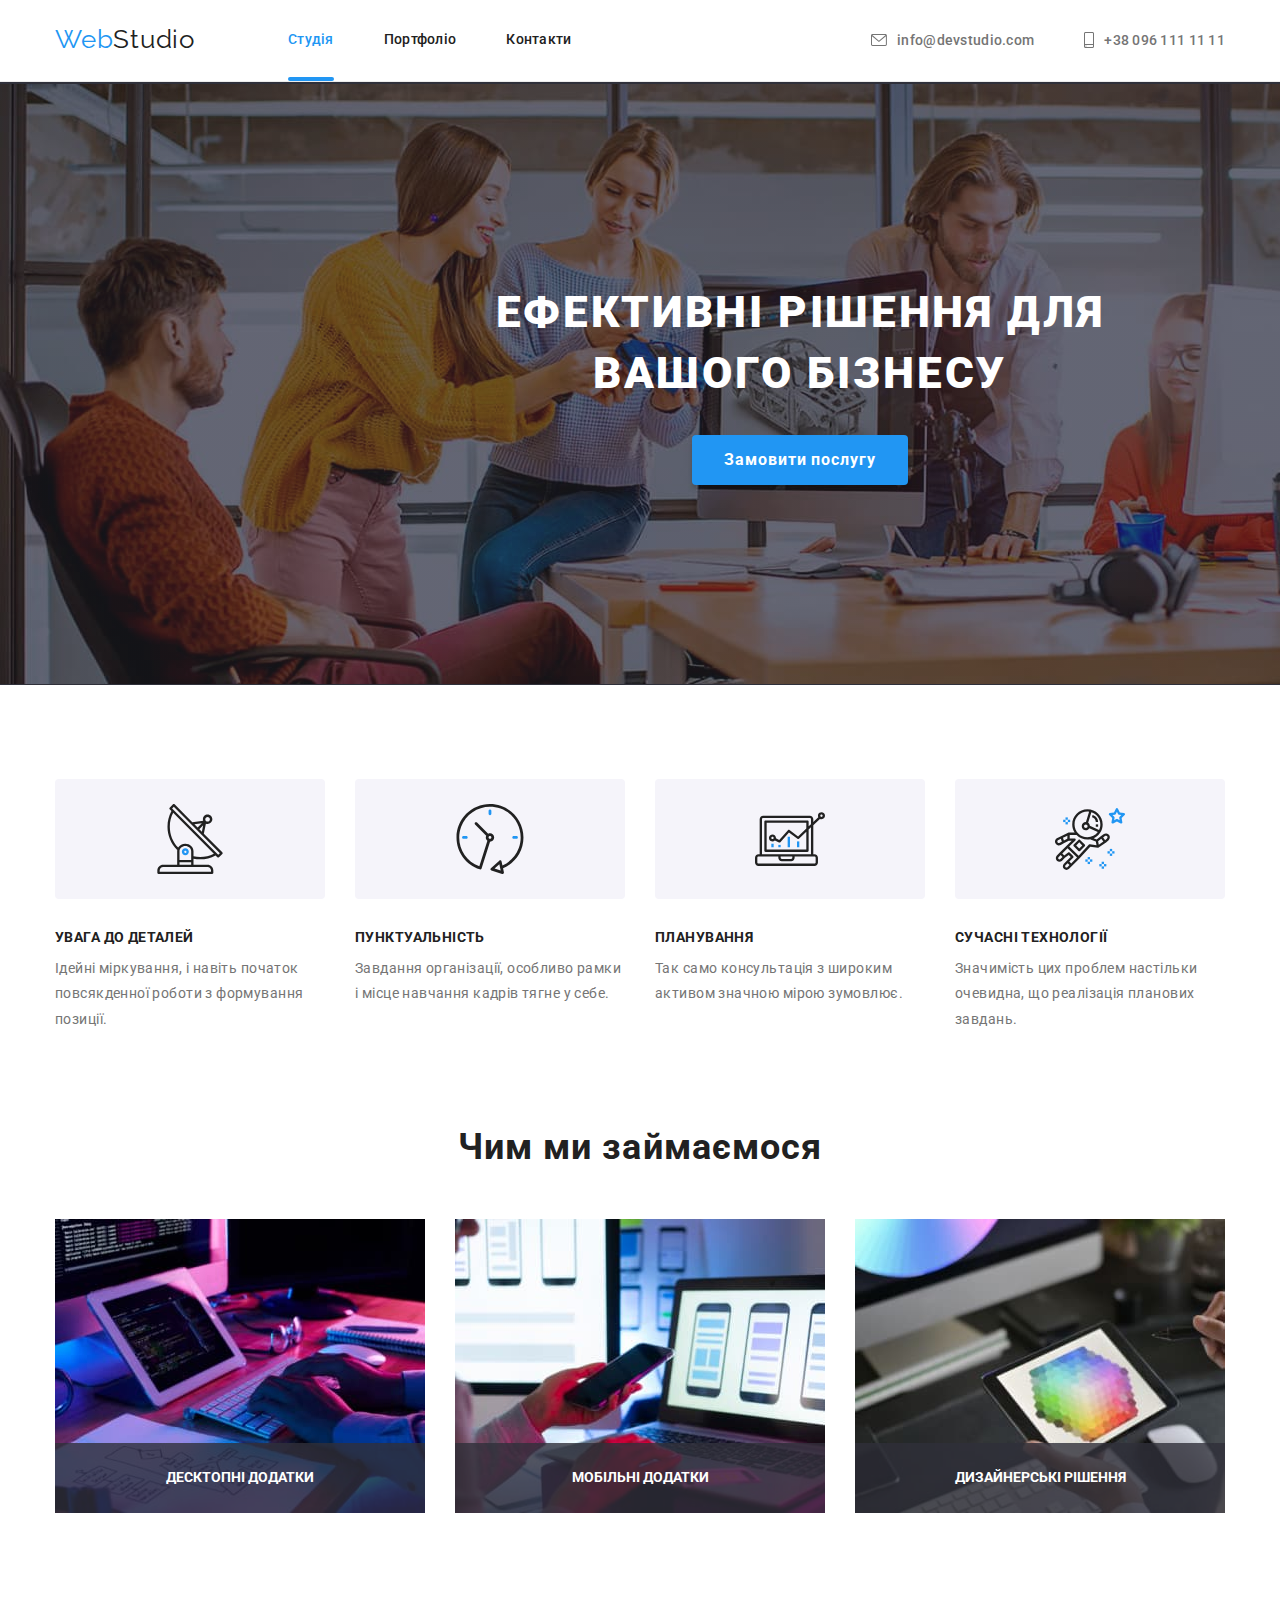
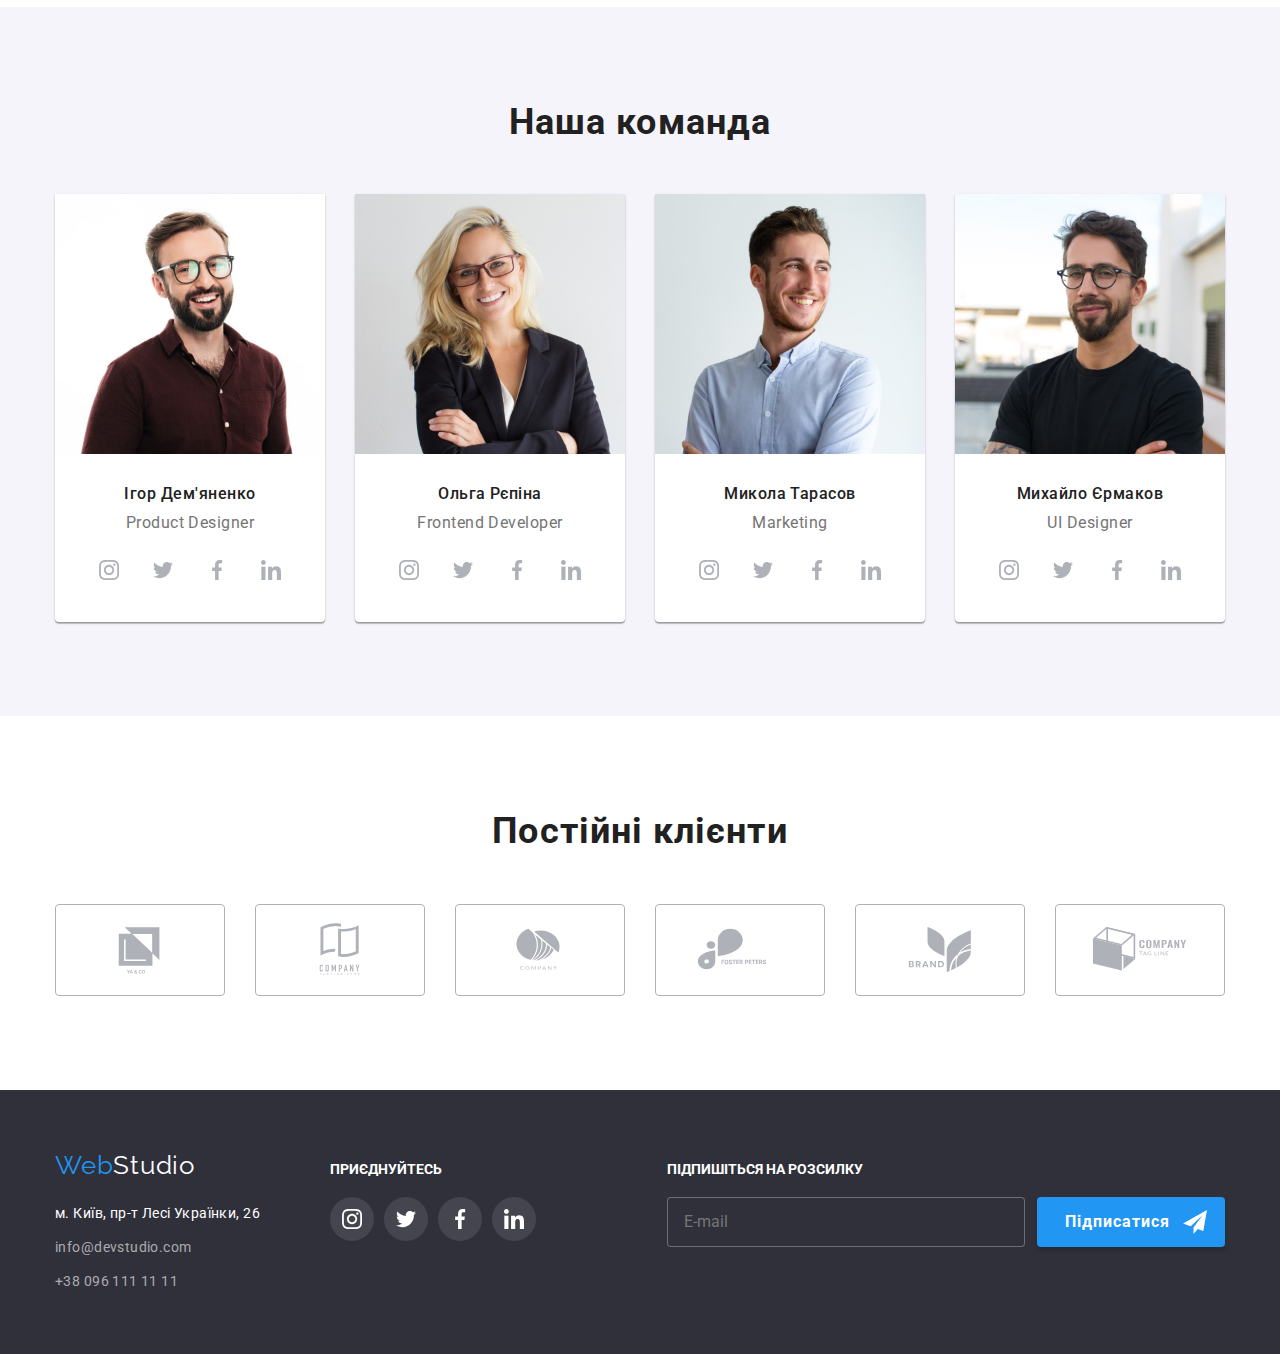
<file: index.html>
<!DOCTYPE html>
<html lang="uk">
<head>
    <meta charset="UTF-8">
    <meta http-equiv="X-UA-Compatible" content="IE=edge">
    <meta name="viewport" content="width=device-width, initial-scale=1.0">
    <title>Document</title>
    <link rel="preconnect" href="https://fonts.googleapis.com">
    <link rel="preconnect" href="https://fonts.gstatic.com" crossorigin>
    <link href="https://fonts.googleapis.com/css2?family=Raleway:wght@700&family=Roboto:wght@400;500;700;900&display=swap" rel="stylesheet">
    <link rel="stylesheet" href="https://cdnjs.cloudflare.com/ajax/libs/modern-normalize/1.1.0/modern-normalize.min.css">
    <link rel="stylesheet" href="./css/main.min.css"/>
    
</head>

<body class="page">

<header class="page-header">

    <div class="container page-header__container">


        <a href="./index.html" class="logo logo-header">
            Web<span class="logo logo-black ">Studio</span>
        </a>

    <nav>
        
        <ul class="page-navigation">
            <li class="page-navigation__item"><a href="#hero"  class="link link-current page-navigation__link">Студія</a></li>
            <li class="page-navigation__item"><a href="./portfolio.html"  class="link page-navigation__link">Портфоліо</a></li>
            <li class="page-navigation__item"><a href="#" class="link page-navigation__link" >Контакти</a></li>
        </ul>
    </nav>

        <ul class="page-contacts">
            <li class="page-contacts__item">
                <a class="page-contacts__link link" href=mailto:info@devstudio.com><svg class="page-contacts__icon" width="16" height="12"><use href="./images/icons.svg#icon-envelope"></use></svg>info@devstudio.com</a>
            </li>
            
            <li class="page-contacts__item">
                <a class="page-contacts__link link" href=tel:+380961111111><svg class="page-contacts__icon" width="10" height="16"><use href="./images/icons.svg#icon-smartphone"></use></svg>+38 096 111 11 11</a>
            </li>
        </ul>
    
    </div>

</header>

<main>


    <section id="hero" class="section section-hero">

        <div class="container section-hero__container">
            <h1 class="section-hero__title">Ефективні рішення для вашого бізнесу</h1>
            <button data-modal-open class="main-button main-button-hero" type="button">Замовити послугу</button>
        </div>
       
    </section>

   

    <section class="section">

        <div class="container">
        <h2 class="section-title visually-hidden">Наші переваги</h2>

        <ul class="section-list">

            <li class="section-list__item">
                <div class="section-list__item-bg">
                <svg width="70" height="70"><use href="./images/icons.svg#icon-antenna"></use></svg>
                </div>
                <h3 class="section-list__subtitle">УВАГА ДО ДЕТАЛЕЙ</h3>
                <p class="section-list__text">Ідейні міркування, і навіть початок повсякденної роботи з формування позиції.</p>
            </li>

            <li class="section-list__item">
                <div class="section-list__item-bg">
                <svg width="70" height="70"><use href="./images/icons.svg#icon-clock"></use></svg>
                </div>
                <h3 class="section-list__subtitle">ПУНКТУАЛЬНІСТЬ</h3>
                <p class="section-list__text">Завдання організації, особливо рамки і місце навчання кадрів тягне у себе.</p>
            </li>

            <li class="section-list__item">
                <div class="section-list__item-bg">
                <svg width="70" height="70"><use href="./images/icons.svg#icon-diagram"></use></svg>
                </div>
                <h3 class="section-list__subtitle">ПЛАНУВАННЯ</h3>
                <p class="section-list__text">Так само консультація з широким активом значною мірою зумовлює.</p>
            </li>

            <li class="section-list__item">
                <div class="section-list__item-bg">
                <svg width="70" height="70"><use href="./images/icons.svg#icon-astronaut"></use></svg>
                </div>
                <h3 class="section-list__subtitle">СУЧАСНІ ТЕХНОЛОГІЇ</h3>
                <p class="section-list__text">Значимість цих проблем настільки очевидна, що реалізація планових завдань.</p>
            </li>
        </ul>
    </div>
    </section>


    <section class="section section-works">

        <div class="container">
        <h2 class="section-title section-title__works">Чим ми займаємося</h2>
        
        <div class="section-works__container">
        <ul class="section-list works-list">

            <li class="works-list__item">
                <img  src="./images/im1.jpg" width="370" alt="вестка" /> 
                <div class="overlay-works">
                    <p class="section-works__subtitle">Десктопні додатки</p>
                </div>
            </li>

            <li class="works-list__item">
                <img src="./images/im2.jpg" width="370" alt="фронтенд" />
                <div class="overlay-works">
                    <p class="section-works__subtitle">Мобільні додатки</p>
                </div>
            </li>

            <li class="works-list__item">
                <img src="./images/im3.jpg" width="370" alt="розробка візуальної частини" />
                <div class="overlay-works">
                    <p class="section-works__subtitle">Дизайнерські рішення</p>
                </div>
            </li>
        </ul>
    </div>
    </div>
    </section>
    

    <section class="section section-bg">
        <div class="container">
        <h2 class="section-title">Наша команда</h2>

        <ul class="section-list team-list">

            <li class="team-list__card">
                
                <img src="./images/igor.jpg" width="270" alt="Ігор Дем'яненко" />
                    <h3 class="team-list__subtitle">Ігор Дем'яненко</h3>
                    <p lang="en" class="team-list__text">Product Designer</p>
                
                    <ul class="social-list social-list-team">
                    <li class="social-list__icon">
                        <a class="social-icon social-icon-team" href="#">
                            <svg class="icon" width="20" height="20">
                                <use href="./images/icons.svg#icon-instagram"></use>
                            </svg>
                        </a>
                        
                    </li>

                    <li class="social-list__icon">
                        <a class="social-icon social-icon-team" href="#">
                            <svg class="icon" width="20" height="20">
                                <use href="./images/icons.svg#icon-twitter"></use>
                            </svg>
                        </a>
                    </li>

                    <li class="social-list__icon">
                        <a class="social-icon social-icon-team" href="#">
                            <svg class="icon" width="20" height="20">
                                <use href="./images/icons.svg#icon-facebook"></use>
                            </svg>
                        </a>
                    </li>

                    <li class="social-list__icon">
                        <a class="social-icon social-icon-team" href="#">
                            <svg class="icon" width="20" height="20">
                                <use href="./images/icons.svg#icon-linkedin"></use>
                            </svg>
                        </a>
                    </li>

                </ul>
               
            </li>

            <li class="team-list__card">
                <img src="./images/olga.jpg" width="270" alt="Ольга Рєпіна" />

                
                    <h3 class="team-list__subtitle">Ольга Рєпіна</h3>
                    <p lang="en" class="team-list__text">Frontend Developer</p>
                 
                    <ul class="social-list social-list-team">
                        <li class="social-list__icon">
                            <a class="social-icon social-icon-team" href="#">
                                <svg class="icon" width="20" height="20">
                                    <use href="./images/icons.svg#icon-instagram"></use>
                                </svg>
                            </a>
                            
                        </li>
    
                        <li class="social-list__icon">
                            <a class="social-icon social-icon-team" href="#">
                                <svg class="icon" width="20" height="20">
                                    <use href="./images/icons.svg#icon-twitter"></use>
                                </svg>
                            </a>
                        </li>
    
                        <li class="social-list__icon">
                            <a class="social-icon social-icon-team" href="#">
                                <svg class="icon" width="20" height="20">
                                    <use href="./images/icons.svg#icon-facebook"></use>
                                </svg>
                            </a>
                        </li>
    
                        <li class="social-list__icon">
                            <a class="social-icon social-icon-team" href="#">
                                <svg class="icon" width="20" height="20">
                                    <use href="./images/icons.svg#icon-linkedin"></use>
                                </svg>
                            </a>
                        </li>
    
                    </ul>
                 
                
               
            </li>

            <li class="team-list__card">
                <img src="./images/mykola.jpg" width="270" alt="Микола Тарасов" />
                
                    <h3 class="team-list__subtitle">Микола Тарасов</h3>
                    <p lang="en" class="team-list__text">Marketing</p>

                    <ul class="social-list social-list-team">
                        <li class="social-list__icon">
                            <a class="social-icon social-icon-team" href="#">
                                <svg class="icon" width="20" height="20">
                                    <use href="./images/icons.svg#icon-instagram"></use>
                                </svg>
                            </a>
                            
                        </li>
    
                        <li class="social-list__icon">
                            <a class="social-icon social-icon-team" href="#">
                                <svg class="icon" width="20" height="20">
                                    <use href="./images/icons.svg#icon-twitter"></use>
                                </svg>
                            </a>
                        </li>
    
                        <li class="social-list__icon">
                            <a class="social-icon social-icon-team" href="#">
                                <svg class="icon" width="20" height="20">
                                    <use href="./images/icons.svg#icon-facebook"></use>
                                </svg>
                            </a>
                        </li>
    
                        <li class="social-list__icon">
                            <a class="social-icon social-icon-team" href="#">
                                <svg class="icon" width="20" height="20">
                                    <use href="./images/icons.svg#icon-linkedin"></use>
                                </svg>
                            </a>
                        </li>
    
                    </ul>

             
            </li>

            <li class="team-list__card">
                <img src="./images/mykhailo.jpg" width="270" alt="Михайло Єрмаков" />
               
                    <h3 class="team-list__subtitle">Михайло Єрмаков</h3>
                    <p lang="en" class="team-list__text">UI Designer</p>

                    <ul class="social-list social-list-team">
                        <li class="social-list__icon">
                            <a class="social-icon social-icon-team" href="#">
                                <svg class="icon" width="20" height="20">
                                    <use href="./images/icons.svg#icon-instagram"></use>
                                </svg>
                            </a>
                            
                        </li>
    
                        <li class="social-list__icon">
                            <a class="social-icon social-icon-team" href="#">
                                <svg class="icon" width="20" height="20">
                                    <use href="./images/icons.svg#icon-twitter"></use>
                                </svg>
                            </a>
                        </li>
    
                        <li class="social-list__icon">
                            <a class="social-icon social-icon-team" href="#">
                                <svg class="icon" width="20" height="20">
                                    <use href="./images/icons.svg#icon-facebook"></use>
                                </svg>
                            </a>
                        </li>
    
                        <li class="social-list__icon">
                            <a class="social-icon social-icon-team" href="#">
                                <svg class="icon" width="20" height="20">
                                    <use href="./images/icons.svg#icon-linkedin"></use>
                                </svg>
                            </a>
                        </li>
    
                    </ul>

              
            </li>

        </ul>

    </div>
    </section>


    <section class="section">
        <div class="container">
            <h2 class="section-title title-client">Постійні клієнти</h2>
            
            <ul class="section-list list-client">

                <li>
                    <a class="list-client__item" href="#">
                        <svg class="list-client__icon" width="106" height="60">
                            <use href="./images/icons.svg#icon-Logo"></use>
                        </svg>
                    </a>
                </li>

                <li>
                    <a class="list-client__item" href="#">
                        <svg class="list-client__icon" width="106" height="60">
                            <use href="./images/icons.svg#icon-Logo1"></use>
                        </svg>
                    </a>
                </li>

                <li>
                    <a class="list-client__item" href="#">
                        <svg class="list-client__icon" width="106" height="60">
                            <use href="./images/icons.svg#icon-Logo2"></use>
                        </svg>
                    </a>
                </li>

                <li>
                    <a class="list-client__item" href="#">
                        <svg class="list-client__icon" width="106" height="60">
                            <use href="./images/icons.svg#icon-Logo3"></use>
                        </svg>
                    </a>
                </li>

                <li>
                    <a class="list-client__item" href="#">
                        <svg class="list-client__icon" width="106" height="60">
                            <use href="./images/icons.svg#icon-Logo4"></use>
                        </svg>
                    </a>
                </li>

                <li>
                    <a class="list-client__item" href="#">
                        <svg class="list-client__icon" width="106" height="60">
                            <use href="./images/icons.svg#icon-Logo5"></use>
                        </svg>
                    </a>
                </li>

            </ul>

        </div>
    </section>


</main>


<footer class="page-footer"> 
    <div class="container">

        <div class="page-footer__container">
        <div class="page-footer__address">
        
        <div class="page-footer__logo">
    <a class="logo" href="./index.html"> 
        Web<span class="logo-blue">Studio</span>
    </a>
        </div>

 
    <address>
        <ul class="contacts-footer">
    <li class="contacts-footer__item"><a class="contacts-footer__address link" href="https://www.google.com/maps/place/%D0%B1%D1%83%D0%BB.+%D0%9B%D0%B5%D1%81%D0%B8+%D0%A3%D0%BA%D1%80%D0%B0%D0%B8%D0%BD%D0%BA%D0%B8,+26,+%D0%9A%D0%B8%D0%B5%D0%B2,+%D0%A3%D0%BA%D1%80%D0%B0%D0%B8%D0%BD%D0%B0,+02000/@50.4265841,30.5361971,17z/data=!3m1!4b1!4m5!3m4!1s0x40d4cf0e033ecbe9:0x57a4dffefec77da0!8m2!3d50.4265807!4d30.5383859" target="_blank"  rel="noopener noreferrer" >м. Київ, пр-т Лесі Українки, 26</a></li>
    <li class="contacts-footer__item"><a class="contacts-footer__post link" href=mailto:info@devstudio.com>info@devstudio.com</a></li>
    <li class="contacts-footer__item"><a class="contacts-footer__phone link" href=tel:+380961111111>+38 096 111 11 11</a></li>
  </ul>
    </address>
</div>
   

    <div class="footer-social">
        <p class="page-footer__subtitle">Приєднуйтесь</p>
        
        <ul class="social-list social-footer">
            <li>
                <a class="social-icon social-icon-footer" href="#">
                    <svg class="icon" width="20" height="20">
                        <use href="./images/icons.svg#icon-instagram"></use>
                    </svg>
                </a>
                
            </li>

            <li>
                <a class="social-icon social-icon-footer" href="#">
                    <svg class="icon" width="20" height="20">
                        <use href="./images/icons.svg#icon-twitter"></use>
                    </svg>
                </a>
            </li>

            <li>
                <a class="social-icon social-icon-footer" href="#">
                    <svg class="icon" width="20" height="20">
                        <use href="./images/icons.svg#icon-facebook"></use>
                    </svg>
                </a>
            </li>

            <li>
                <a class="social-icon social-icon-footer" href="#">
                    <svg class="icon" width="20" height="20">
                        <use href="./images/icons.svg#icon-linkedin"></use>
                    </svg>
                </a>
            </li>

        </ul>
    </div>
        


    <div class="submit-container">
        <p class="page-footer__subtitle">Підпишіться на розсилку</p>
    <form class="send-email">
        <label >
            <input class="input-email" type="email" name="email" id="user_email" placeholder="E-mail"/>
        </label>
        <button type="submit" class="main-button button-footer" >Підписатися
            <svg class="submit-icon" width="24" height="24"><use href="./images/icons.svg#icon-icon-send"></use></svg>
        </button>
    </form>
    </div>

    
        </div>
    </div>   
</footer>

       
<div data-modal class="backdrop is-hidden">
    <div class="modal">
        <button data-modal-close class="modal-button"><svg class="icon-modal" width="18" height="18"><use href="./images/icons.svg#icon-close"></use></svg></button>
    
        <p class="form-title">Залиште свої дані, ми вам передзвонимо</p>

        <form class="form">
            

            <div class="form-field">
                <label class="form-label" for="name">Ім'я</label>
                <input class="modal-input" type="text" name="username" id="name"/>
                <svg class="icon-input" width="18" height="18"><use href="./images/icons.svg#icon-person"></use></svg>
            </div>

           <div class="form-field">
                <label class="form-label" for="number">Телефон</label>
                <input class="modal-input" type="tel" name="phone-number" id="number" />
                <svg class="icon-input" width="18" height="18"><use href="./images/icons.svg#icon-phone-form"></use></svg>
            </div>

            <div class="form-field">
                <label class="form-label" for="mail">Пошта</label>
                <input class="modal-input"  type="email" name="email" id="mail"/>
                <svg class="icon-input" width="18" height="18"><use href="./images/icons.svg#icon-email-form"></use></svg>
            </div>

            <div class="form-field">
                <label class="form-label" for="comment">Коментар</label>
                <textarea class="modal-input" name="feedback" rows="7" placeholder="Введіть текст" id="comment"></textarea>
            </div>

        
            <label class="checkbox-wrapper">
                <input
                  name="user_policy"
                  required
                  type="checkbox"
                  class="form-checkbox visually-hidden"
                />
                <svg class="custom-checkbox" width="16" height="16">
                  <use class="checkbox-icon" href="./images/icons.svg#icon-ok"></use>
                </svg>
                Погоджуюся з розсилкою та приймаю&nbsp;<a href="#" class="checkbox-link">Умови договору</a>
              </label>

              <button class="main-button button-form" type="submit">Відправити</button>

        </form>

    </div>
</div>




<script src="./js/modal.js"></script>


</body>
</html>
</file>
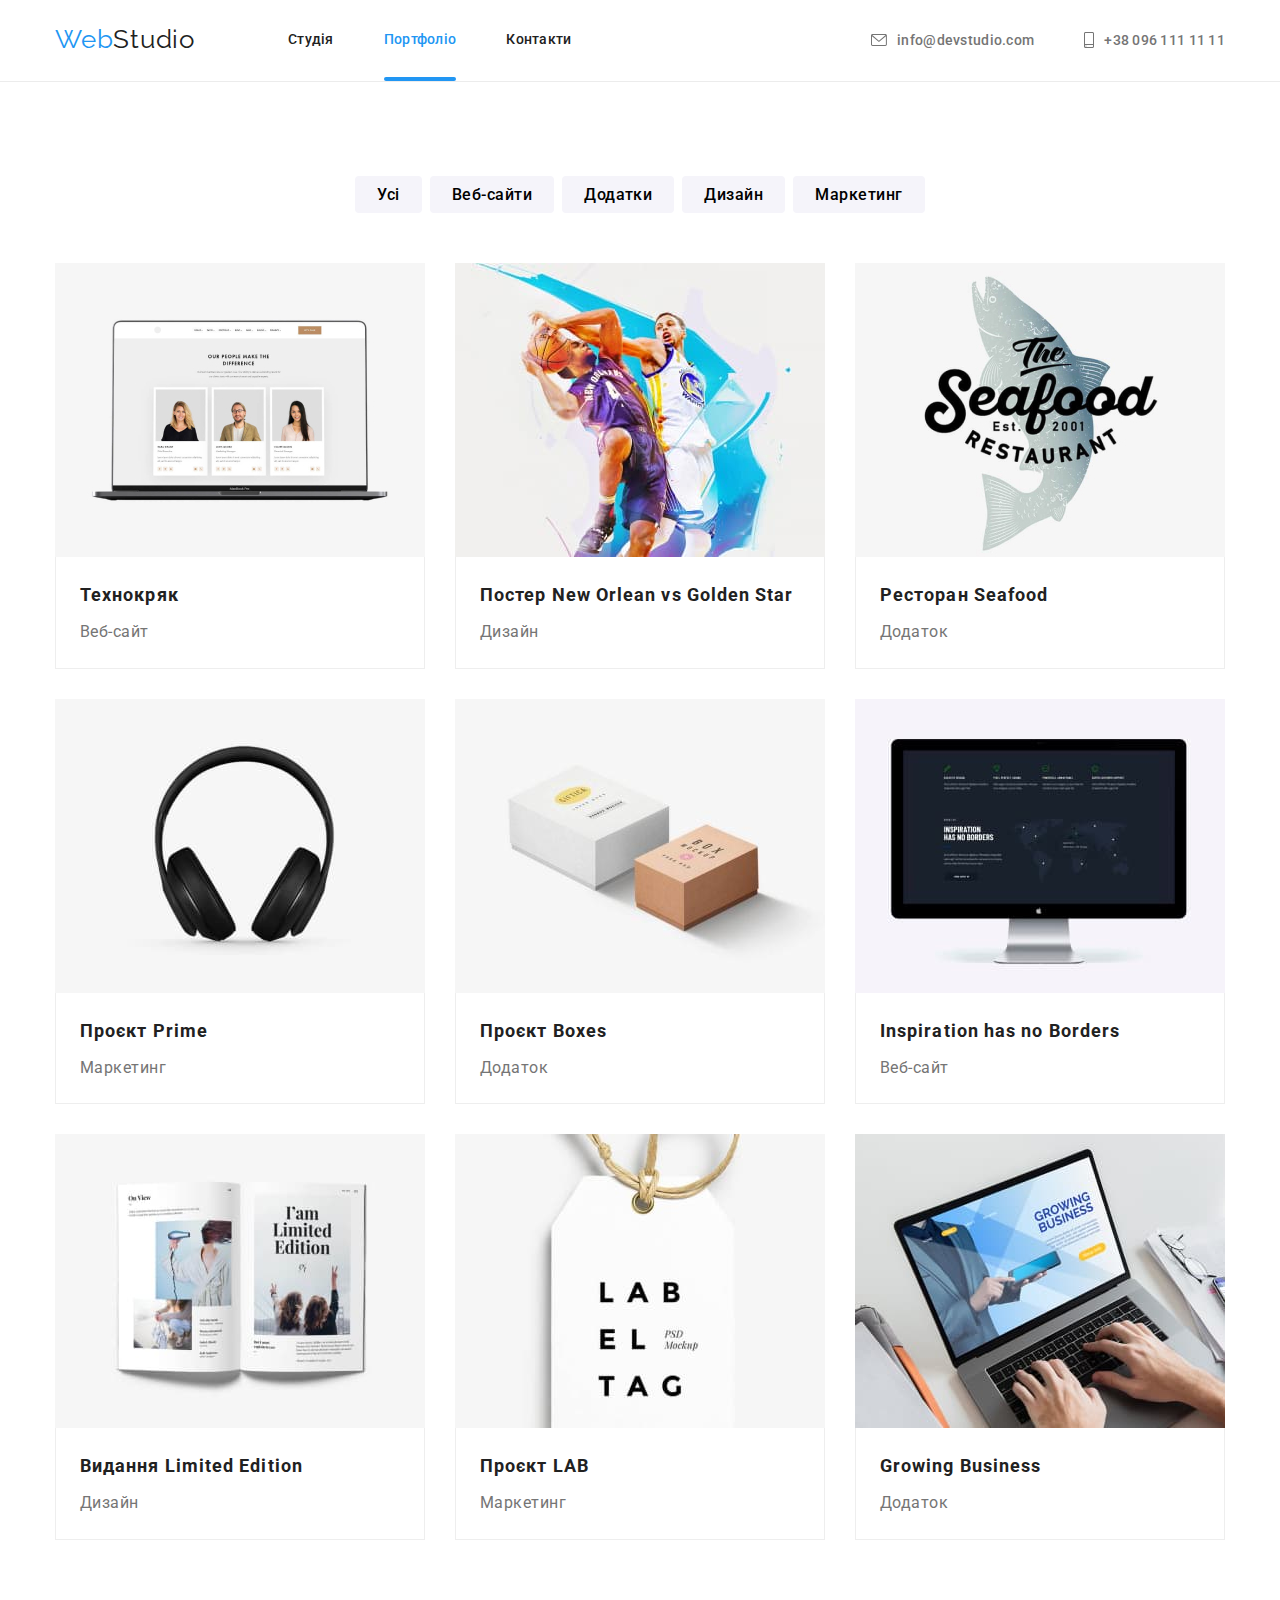
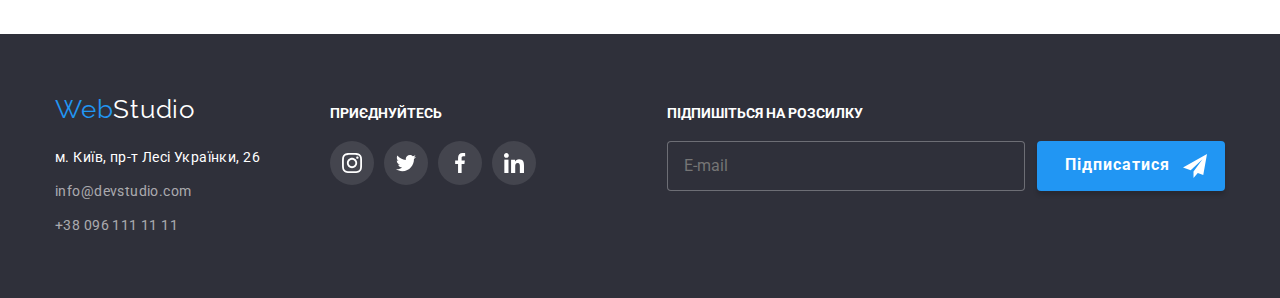
<file: portfolio.html>
<!DOCTYPE html>
<html lang="uk">
<head>
    <meta charset="UTF-8">
    <meta http-equiv="X-UA-Compatible" content="IE=edge">
    <meta name="viewport" content="width=device-width, initial-scale=1.0">
    <title>Document</title>
    <link rel="preconnect" href="https://fonts.googleapis.com">
    <link rel="preconnect" href="https://fonts.gstatic.com" crossorigin>
    <link href="https://fonts.googleapis.com/css2?family=Raleway:wght@700&family=Roboto:wght@400;500;700;900&display=swap" rel="stylesheet">
    <link rel="stylesheet" href="https://cdnjs.cloudflare.com/ajax/libs/modern-normalize/1.1.0/modern-normalize.min.css">
    <link rel="stylesheet" href="./css/main.min.css"/>
    
</head>
<body class="page">

<header class="page-header">

        <div class="container page-header__container">
    
    
            <a href="./index.html" class="logo logo-header">
                Web<span class="logo logo-black">Studio</span>
            </a>
    
        <nav>
            
            <ul class="page-navigation">
                <li class="page-navigation__item"><a href="./index.html"  class="link page-navigation__link">Студія</a></li>
                <li class="page-navigation__item"><a href="./portfolio.html"  class="link link-current page-navigation__link">Портфоліо</a></li>
                <li class="page-navigation__item"><a href="#" class="link page-navigation__link" >Контакти</a></li>
            </ul>
        </nav>
    
        <ul class="page-contacts">
            <li class="page-contacts__item">
                <a class="page-contacts__link link" href=mailto:info@devstudio.com><svg class="page-contacts__icon" width="16" height="12"><use href="./images/icons.svg#icon-envelope"></use></svg>info@devstudio.com</a>
            </li>
            
            <li class="page-contacts__item">
                <a class="page-contacts__link link" href=tel:+380961111111><svg class="page-contacts__icon" width="10" height="16"><use href="./images/icons.svg#icon-smartphone"></use></svg>+38 096 111 11 11</a>
            </li>
        </ul>
        
        </div>
    
</header>
    


<main>
    
    
   
    <section class="section">
    <div class="container">

        <h1 class="features-title visually-hidden">Наші роботи</h1>

        <ul class="features-names">

            <li class="features-button"><button type="button" class="features-item">Усі</button></li>
            <li class="features-button"><button type="button" class="features-item">Веб-сайти</button></li>
            <li class="features-button"><button type="button" class="features-item">Додатки</button></li>
            <li class="features-button"><button type="button" class="features-item">Дизайн</button></li>
            <li class="features-button"><button type="button" class="features-item">Маркетинг</button></li>
        </ul>

        <ul class="examples">
        <li class="examples-item">
            <a href="#" class="examples-link">
                <div class="overlay-wrapper">
                <img src="./images/techno.jpg" width="370" alt="сайт технокряк" />
                <div class="overlay"><p class="overlay-text">Ресурс пропонує комплексні пропозиції з різним рівнем функціоналу та сервісів. Все це дозволить відвідувачу отримати вичерпні відомості про компанію чи приватну особу.</p></div>
                </div>
                 <div class="examples-aftercard">
                     <h2 class="examples-subtitle">Технокряк</h2>
                     <p class="examples-text">Веб-сайт</p>
                 
                </div>

            </a> 
        </li>

        <li class="examples-item">
            <a href="#" class="examples-link">
                <div class="overlay-wrapper">
                    <img src="./images/neworlean.jpg" width="370" alt="постер баскетбол" />
                    <div class="overlay"><p class="overlay-text">Ресурс пропонує комплексні пропозиції з різним рівнем функціоналу та сервісів. Все це дозволить відвідувачу отримати вичерпні відомості про компанію чи приватну особу.</p></div>
                </div>
                <div class="examples-aftercard">
                      <h2 class="examples-subtitle">Постер New Orlean vs Golden Star</h2>
                    <p class="examples-text">Дизайн</p>
                </div>
            </a>     
        </li>

        <li class="examples-item">
            <a href="#" class="examples-link">
                <div class="overlay-wrapper">
                    <img src="./images/seafood.jpg" width="370" alt="додаток ресторану" />
                     <div class="overlay"><p class="overlay-text">Ресурс пропонує комплексні пропозиції з різним рівнем функціоналу та сервісів. Все це дозволить відвідувачу отримати вичерпні відомості про компанію чи приватну особу.</p></div>
                </div>
                <div class="examples-aftercard">
                    <h2 class="examples-subtitle">Ресторан Seafood</h2>
                    <p class="examples-text">Додаток</p>
                </div>
           </a>       
        </li>

        <li class="examples-item">
            <a href="#" class="examples-link">
                <div class="overlay-wrapper">
                    <img src="./images/prime.jpg" width="370" alt="навушники" />
                    <div class="overlay"><p class="overlay-text">Ресурс пропонує комплексні пропозиції з різним рівнем функціоналу та сервісів. Все це дозволить відвідувачу отримати вичерпні відомості про компанію чи приватну особу.</p></div>
                </div>
                <div class="examples-aftercard">
                    <h2 class="examples-subtitle">Проєкт Prime</h2>
                    <p class="examples-text">Маркетинг</p>  
                </div>  
            </a>   
        </li>

        <li class="examples-item">
            <a href="#" class="examples-link">
                <div class="overlay-wrapper">
                    <img src="./images/boxes.jpg" width="370" alt="коробки" />
                    <div class="overlay"><p class="overlay-text">Ресурс пропонує комплексні пропозиції з різним рівнем функціоналу та сервісів. Все це дозволить відвідувачу отримати вичерпні відомості про компанію чи приватну особу.</p></div>
                </div>
                <div class="examples-aftercard">
                    <h2 class="examples-subtitle">Проєкт Boxes</h2>
                    <p class="examples-text">Додаток</p>
                </div>
            </a>    
                
        </li>

        <li class="examples-item">
            <a href="#" class="examples-link">
                <div class="overlay-wrapper">
                    <img src="./images/inspiration.jpg" width="370" alt="монітон" />
                    <div class="overlay"><p class="overlay-text">Ресурс пропонує комплексні пропозиції з різним рівнем функціоналу та сервісів. Все це дозволить відвідувачу отримати вичерпні відомості про компанію чи приватну особу.</p></div>
                </div>
                <div class="examples-aftercard">
                    <h2 class="examples-subtitle">Inspiration has no Borders</h2>
                    <p class="examples-text">Веб-сайт</p>
                </div>
            </a>      
        </li>

        <li class="examples-item">
            <a href="#" class="examples-link">
                <div class="overlay-wrapper">
                    <img src="./images/limitededition.jpg" width="370" alt="журнал" />
                    <div class="overlay"><p class="overlay-text">Ресурс пропонує комплексні пропозиції з різним рівнем функціоналу та сервісів. Все це дозволить відвідувачу отримати вичерпні відомості про компанію чи приватну особу.</p></div>
                </div>
                <div class="examples-aftercard">
                    <h2 class="examples-subtitle">Видання Limited Edition</h2>
                    <p class="examples-text">Дизайн</p>
                </div>
            </a>          
        </li>

        <li class="examples-item">
            <a href="#" class="examples-link">
                <div class="overlay-wrapper">
                    <img src="./images/lab.jpg" width="370" alt="етикетка" />
                    <div class="overlay"><p class="overlay-text">Ресурс пропонує комплексні пропозиції з різним рівнем функціоналу та сервісів. Все це дозволить відвідувачу отримати вичерпні відомості про компанію чи приватну особу.</p></div>
                </div>
                <div class="examples-aftercard">
                    <h2 class="examples-subtitle">Проєкт LAB</h2>
                    <p class="examples-text">Маркетинг</p>
                </div>
            </a>         
        </li>

        <li class="examples-item">
            <a href="#" class="examples-link">
                <div class="overlay-wrapper">
                    <img src="./images/growingbusiness.jpg" width="370" alt="ноутбук" />
                    <div class="overlay"><p class="overlay-text">Ресурс пропонує комплексні пропозиції з різним рівнем функціоналу та сервісів. Все це дозволить відвідувачу отримати вичерпні відомості про компанію чи приватну особу.</p></div>
            </div>
                <div class="examples-aftercard">
                    <h2 class="examples-subtitle">Growing Business</h2>
                    <p class="examples-text">Додаток</p>
                </div>
            </a>        
        </li>
     </ul>

    </div>
    </section>
    
</main>
    
<footer class="page-footer"> 
    <div class="container">

        <div class="page-footer__container">
        <div class="page-footer__address">
        
        <div class="page-footer__logo">
    <a class="logo" href="./index.html"> 
        Web<span class="logo-blue">Studio</span>
    </a>
        </div>

 
    <address>
        <ul class="contacts-footer">
    <li class="contacts-footer__item"><a class="contacts-footer__address link" href="https://www.google.com/maps/place/%D0%B1%D1%83%D0%BB.+%D0%9B%D0%B5%D1%81%D0%B8+%D0%A3%D0%BA%D1%80%D0%B0%D0%B8%D0%BD%D0%BA%D0%B8,+26,+%D0%9A%D0%B8%D0%B5%D0%B2,+%D0%A3%D0%BA%D1%80%D0%B0%D0%B8%D0%BD%D0%B0,+02000/@50.4265841,30.5361971,17z/data=!3m1!4b1!4m5!3m4!1s0x40d4cf0e033ecbe9:0x57a4dffefec77da0!8m2!3d50.4265807!4d30.5383859" target="_blank"  rel="noopener noreferrer" >м. Київ, пр-т Лесі Українки, 26</a></li>
    <li class="contacts-footer__item"><a class="contacts-footer__post link" href=mailto:info@devstudio.com>info@devstudio.com</a></li>
    <li class="contacts-footer__item"><a class="contacts-footer__phone link" href=tel:+380961111111>+38 096 111 11 11</a></li>
  </ul>
    </address>
</div>
   

    <div class="footer-social">
        <p class="page-footer__subtitle">Приєднуйтесь</p>
        

            <ul class="social-list social-footer">
                <li>
                    <a class="social-icon social-icon-footer" href="#">
                        <svg class="icon" width="20" height="20">
                            <use href="./images/icons.svg#icon-instagram"></use>
                        </svg>
                    </a>
                    
                </li>
    
                <li>
                    <a class="social-icon social-icon-footer" href="#">
                        <svg class="icon" width="20" height="20">
                            <use href="./images/icons.svg#icon-twitter"></use>
                        </svg>
                    </a>
                </li>
    
                <li>
                    <a class="social-icon social-icon-footer" href="#">
                        <svg class="icon" width="20" height="20">
                            <use href="./images/icons.svg#icon-facebook"></use>
                        </svg>
                    </a>
                </li>
    
                <li>
                    <a class="social-icon social-icon-footer" href="#">
                        <svg class="icon" width="20" height="20">
                            <use href="./images/icons.svg#icon-linkedin"></use>
                        </svg>
                    </a>
                </li>

        </ul>
    </div>
        


    <div class="submit-container">
        <p class="page-footer__subtitle">Підпишіться на розсилку</p>
    <form class="send-email">
        <label >
            <input class="input-email" type="email" name="email" id="user_email" placeholder="E-mail"/>
        </label>
        <button type="submit" class="main-button button-footer" >Підписатися
            <svg class="submit-icon" width="24" height="24"><use href="./images/icons.svg#icon-icon-send"></use></svg>
        </button>
    </form>
    </div>

    
        </div>
    </div>   
</footer>
       

</body>
</html>
</file>
<file: css/main.min.css>
:root{--primary-text-color: #212121;--accent-color: #2196F3;--article-text-color: #757575;--white-text-color: #FFFFFF;--primary-bg-color: #FFFFFF;--bgcolor-footer: #2F303A;--bgcolor-team: #F5F4FA;--icon-color: #AFB1B8}.visually-hidden{position:absolute;width:1px;height:1px;margin:-1px;padding:0;overflow:hidden;border:0;clip:rect(0 0 0 0)}h1,h2,h3,h4,p,ul{margin:0;padding:0}ul{list-style:none}img{display:block}body{background-color:var(--primary-bg-color);font-family:"Roboto",sans-serif;color:var(--primary-text-color)}.container{width:1200px;margin-left:auto;margin-right:auto;padding-left:15px;padding-right:15px}.section{padding-top:94px;padding-bottom:94px}.section-title{margin-bottom:50px;font-size:36px;line-height:1.2;text-align:center;letter-spacing:.03em}button{cursor:pointer}.main-button{display:inline-flex;align-items:center;border-radius:4px;outline:rgba(0,0,0,0);box-shadow:0px 4px 4px rgba(0,0,0,.15);font-weight:700;background-color:var(--accent-color);color:var(--white-text-color);line-height:1.9;letter-spacing:.06em;border-style:none;transition:background-color 250ms cubic-bezier(0.4, 0, 0.2, 1)}.main-button:hover,.main-button:focus{background-color:#188ce8}.logo{color:var(--accent-color);font-family:"Raleway";font-size:26px;line-height:1.2;letter-spacing:.03em;text-decoration:none}.logo-black{color:var(--primary-text-color)}.logo-blue{color:var(--white-text-color)}.logo-header{padding-top:24px;padding-bottom:25px}.social-icon{display:flex;justify-content:center;align-items:center;width:44px;height:44px;border-radius:50%;transition:fill 250ms cubic-bezier(0.4, 0, 0.2, 1),background-color 250ms cubic-bezier(0.4, 0, 0.2, 1)}.social-icon-team{fill:#afb1b8}.social-icon-team:hover,.social-icon-team:focus{background-color:var(--accent-color);fill:var(--white-text-color)}.social-icon-footer{fill:var(--white-text-color);background-color:rgba(255,255,255,.1)}.social-icon-footer:focus,.social-icon-footer:hover{background-color:var(--accent-color)}.page-header{border-bottom:1px solid #ececec}.page-header__container{display:flex;align-items:center}.link{display:block;text-decoration:none;font-style:normal;color:var(--primary-text-color);padding-top:32px;padding-bottom:32px;position:relative}.link-current::after{content:"";width:100%;height:4px;border-radius:2px;background-color:var(--accent-color);position:absolute;left:0;bottom:-1px}.page-navigation{display:flex;align-items:center;margin-left:93px;text-decoration:none;line-height:1.2;letter-spacing:.02em}.page-navigation__item:not(:last-child){margin-right:50px}.page-navigation__link{display:block;font-weight:500;line-height:1.14;font-size:14px;letter-spacing:.02em;text-decoration:none;transition:color 250ms cubic-bezier(0.4, 0, 0.2, 1)}.page-navigation__link:hover{color:var(--accent-color)}.page-navigation__link:focus{color:var(--accent-color)}.page-contacts{display:flex;margin-left:auto}.page-contacts__link{display:flex;align-items:center;color:var(--article-text-color);font-size:14px;font-weight:500;line-height:1.2;letter-spacing:.02em;text-decoration:none;color:var(--article-text-color);fill:var(--article-text-color);transition:color 250ms cubic-bezier(0.4, 0, 0.2, 1),fill 250ms cubic-bezier(0.4, 0, 0.2, 1)}.page-contacts__link:focus{color:var(--accent-color)}.page-contacts__link:hover{color:var(--accent-color)}.page-contacts__link .page-contacts__icon{fill:currentColor;margin-right:10px}.page-contacts__item:not(:last-child){margin-right:50px}.section-hero{width:1600px;margin-left:auto;margin-right:auto;padding-top:200px;padding-bottom:200px;text-align:center;background-color:var(--bgcolor-footer);background-image:linear-gradient(rgba(47, 48, 58, 0.4), rgba(47, 48, 58, 0.4)),url(../images/herobg.jpg);background-repeat:no-repeat;background-position:center}.section-hero__title{max-width:696px;margin-bottom:30px;margin-left:auto;margin-right:auto;color:var(--white-text-color);font-size:44px;font-weight:900;text-align:center;text-transform:uppercase;letter-spacing:.06em;line-height:1.4}.main-button-hero{padding:10px 32px}.section-list{display:flex}.section-list__item{width:270px}.section-list__item:not(:first-child){margin-left:30px}.section-list__item-bg{display:flex;justify-content:center;align-items:center;height:120px;border-radius:4px;background-color:var(--bgcolor-team);margin-bottom:30px}.section-list__subtitle{margin-bottom:10px;font-size:14px;line-height:1.2;letter-spacing:.03em;text-transform:uppercase}.section-list__text{margin-bottom:0;color:var(--article-text-color);font-weight:400;font-size:14px;line-height:1.8;letter-spacing:.03em}.section-works{padding-top:0}.section-title__works{margin-bottom:50px;font-size:36px;line-height:1.2;text-align:center;letter-spacing:.03em}.works-list__item{position:relative}.works-list__item:not(:last-child){margin-right:30px}.overlay-works{position:absolute;display:flex;justify-content:center;align-items:center;width:100%;background-color:rgba(47,48,58,.8);height:70px;left:0;bottom:0}.section-works__subtitle{color:var(--white-text-color);text-transform:uppercase;font-weight:700;font-size:14px;line-height:1.14}.section-bg{background-color:var(--bgcolor-team)}.team-list__card{display:block;background-color:var(--primary-bg-color);box-shadow:0px 1px 3px rgba(0,0,0,.12),0px 1px 1px rgba(0,0,0,.14),0px 2px 1px rgba(0,0,0,.2);border-radius:0px 0px 4px 4px;margin-right:30px}.team-list__card:last-child{margin-right:0}.team-list__subtitle{margin-bottom:10px;margin-top:30px;font-weight:500;font-size:16px;line-height:1.2;text-align:center;letter-spacing:.03em}.team-list__text{margin-bottom:16px;color:var(--article-text-color);line-height:1.2;text-align:center;letter-spacing:.03em;margin-bottom:16px}.social-list{display:flex;justify-content:center;align-items:center;gap:10px}.social-list-team{margin-bottom:30px}.list-client{gap:30px}.list-client__icon{fill:currentColor}.list-client__item{color:var(--icon-color);display:flex;justify-content:center;align-items:center;width:170px;height:92px;border:1px solid var(--icon-color);border-radius:4px;outline:rgba(0,0,0,0);transition:color 250ms cubic-bezier(0.4, 0, 0.2, 1),border-color 250ms cubic-bezier(0.4, 0, 0.2, 1)}.list-client__item:focus,.list-client__item:hover{border-color:#188ce8;color:#188ce8}.page-footer{background-color:var(--bgcolor-footer);color:var(--white-text-color);padding-top:60px;padding-bottom:60px}.page-footer__logo{margin-bottom:20px}.page-footer__container{display:flex;align-items:baseline}.page-footer__subtitle{margin-bottom:20px;font-size:14px;font-weight:700;text-transform:uppercase}.contacts-footer__address{color:var(--white-text-color);text-decoration:none;line-height:1.8;font-size:14px;letter-spacing:.03em;padding:0;transition:color 250ms cubic-bezier(0.4, 0, 0.2, 1)}.contacts-footer__address:hover,.contacts-footer__address:focus{color:var(--accent-color)}.contacts-footer__post{color:rgba(255,255,255,.6);line-height:1.8;font-size:14px;letter-spacing:.03em;padding:0;transition:color 250ms cubic-bezier(0.4, 0, 0.2, 1)}.contacts-footer__post:hover,.contacts-footer__post:focus{color:var(--accent-color)}.contacts-footer__phone{color:rgba(255,255,255,.6);line-height:1.8;font-size:14px;letter-spacing:.03em;padding:0;transition:color 250ms cubic-bezier(0.4, 0, 0.2, 1)}.contacts-footer__phone:hover,.contacts-footer__phone:focus{color:var(--accent-color)}.contacts-footer__item:not(:last-child){margin-bottom:9px}.footer-social{margin-left:70px}.submit-container{display:flex;flex-direction:column;margin-left:auto}.input-email{width:358px;height:50px;background-color:var(--bgcolor-footer);border-radius:4px;border:1px solid rgba(255,255,255,.3);padding-left:16px;outline:rgba(0,0,0,0)}.send-email{display:flex;align-items:center}.button-footer{height:50px;margin-left:12px;padding-left:28px;padding-top:10px;padding-bottom:10px;padding-right:18px}.submit-icon{margin-left:13px}.link-current{color:var(--accent-color)}.features-item{border-style:none;line-height:1.6;text-align:center;letter-spacing:.03em;transition:background-color 250ms cubic-bezier(0.4, 0, 0.2, 1),color 250ms cubic-bezier(0.4, 0, 0.2, 1),box-shadow 250ms cubic-bezier(0.4, 0, 0.2, 1)}.features-item:hover{background-color:var(--accent-color);color:var(--white-text-color);box-shadow:0px 3px 1px rgba(0,0,0,.1),0px 1px 2px rgba(0,0,0,.08),0px 2px 2px rgba(0,0,0,.12)}.features-item:focus{background-color:var(--accent-color);color:var(--white-text-color);box-shadow:0px 3px 1px rgba(0,0,0,.1),0px 1px 2px rgba(0,0,0,.08),0px 2px 2px rgba(0,0,0,.12)}.examples{display:flex;flex-wrap:wrap;gap:30px}.examples-subtitle{font-size:18px;line-height:2;letter-spacing:.06em;color:var(--primary-text-color);margin-bottom:4px}.examples-text{color:var(--article-text-color);font-weight:400;line-height:30px;letter-spacing:.03em;line-height:1.9;letter-spacing:.03em}.examples-aftercard{padding:20px 24px;border-right:1px solid #eee;border-left:1px solid #eee;border-bottom:1px solid #eee}.features-names{display:flex;justify-content:center;margin-bottom:50px;gap:8px}.features-item{padding:6px 22px;border-radius:4px;font-weight:500;line-height:1.6;letter-spacing:.03em;background:var(--bgcolor-team)}.examples-item{width:370px}.examples-item:last-child{margin-right:0}.examples-link{display:block;text-decoration:none;outline:rgba(0,0,0,0);transition:box-shadow 250ms cubic-bezier(0.4, 0, 0.2, 1)}.examples-link:hover,.examples-link:focus{box-shadow:0px 1px 1px rgba(0,0,0,.12),0px 4px 4px rgba(0,0,0,.06),1px 4px 6px rgba(0,0,0,.16)}.overlay{width:100%;height:100%;position:absolute;left:0;top:0;display:flex;justify-content:center;align-items:center;background-color:rgba(33,150,243,.9);transform:translateY(100%);transition:transform 250ms cubic-bezier(0.4, 0, 0.2, 1)}.examples-link:hover .overlay{transform:translateY(0)}.examples-link:focus .overlay{transform:translateY(0)}.overlay-wrapper{position:relative;overflow:hidden}.overlay-text{padding-left:24px;padding-right:24px;color:var(--white-text-color);font-size:18px;line-height:28px}.backdrop{position:fixed;top:0;left:0;width:100vw;height:100vh;background-color:rgba(0,0,0,.2);opacity:1;transition:opacity 250ms cubic-bezier(0.4, 0, 0.2, 1)}.backdrop.is-hidden{opacity:0;pointer-events:none}.modal{position:absolute;padding:40px;border-radius:4px;background-color:var(--primary-bg-color);top:50%;left:50%;transform:translate(-50%, -50%)}.modal-button{display:flex;justify-content:center;align-items:center;position:absolute;right:8px;top:8px;width:30px;height:30px;padding:6px;border:1px solid rgba(0,0,0,.1);border-radius:50%;background-color:var(--white-text-color);transition:fill 250ms cubic-bezier(0.4, 0, 0.2, 1)}.modal-button:hover,.modal-button:focus{fill:var(--accent-color)}.modal-input{border:1px solid rgba(33,33,33,.2);border-radius:4px;outline:none;resize:none;transition:border-color 250ms cubic-bezier(0.4, 0, 0.2, 1)}.modal-input:focus+.icon-input{fill:var(--accent-color)}.modal-input:focus{border-color:var(--accent-color)}.form{width:448px}.form-title{text-align:center;margin-bottom:12px;margin-left:auto;margin-right:auto;font-size:20px;line-height:1.2;font-weight:700}.form-field{display:flex;flex-direction:column;margin-bottom:10px;font-size:12px;font-weight:400;line-height:1.2;color:var(--article-text-color);position:relative}.form-field input{width:100%;padding-top:11px;padding-bottom:11px;padding-left:40px;border:1px solid rgba(33,33,33,.2);border-radius:4px}.form-field textarea{width:100%;padding-top:11px;padding-bottom:11px;padding-left:12px}.form-field label{margin-bottom:4px}.icon-input{position:absolute;display:inline-block;top:50%;left:12px;transition:fill 250ms cubic-bezier(0.4, 0, 0.2, 1)}.checkbox-wrapper{display:flex;justify-content:center;align-items:center;margin-top:20px;margin-bottom:30px;color:var(--article-text-color);font-size:14px;font-weight:400;line-height:1.7}.custom-checkbox{border:1px solid var(--primary-text-color);border-radius:4px;cursor:pointer;padding:2px;margin-right:10px}.form-checkbox:checked+.custom-checkbox{background-color:var(--accent-color);border-color:var(--accent-color)}.form-checkbox:focus+.custom-checkbox{outline:2px solid rgba(0,0,255,.5)}.checkbox-icon{display:none;fill:#fff}.form-checkbox:checked+.custom-checkbox .checkbox-icon{display:block}.checkbox-link{color:var(--accent-color)}.button-form{display:block;margin-left:auto;margin-right:auto;border-radius:4px;background-color:#188ce8;padding:10px 52px}/*# sourceMappingURL=main.min.css.map */
</file>
